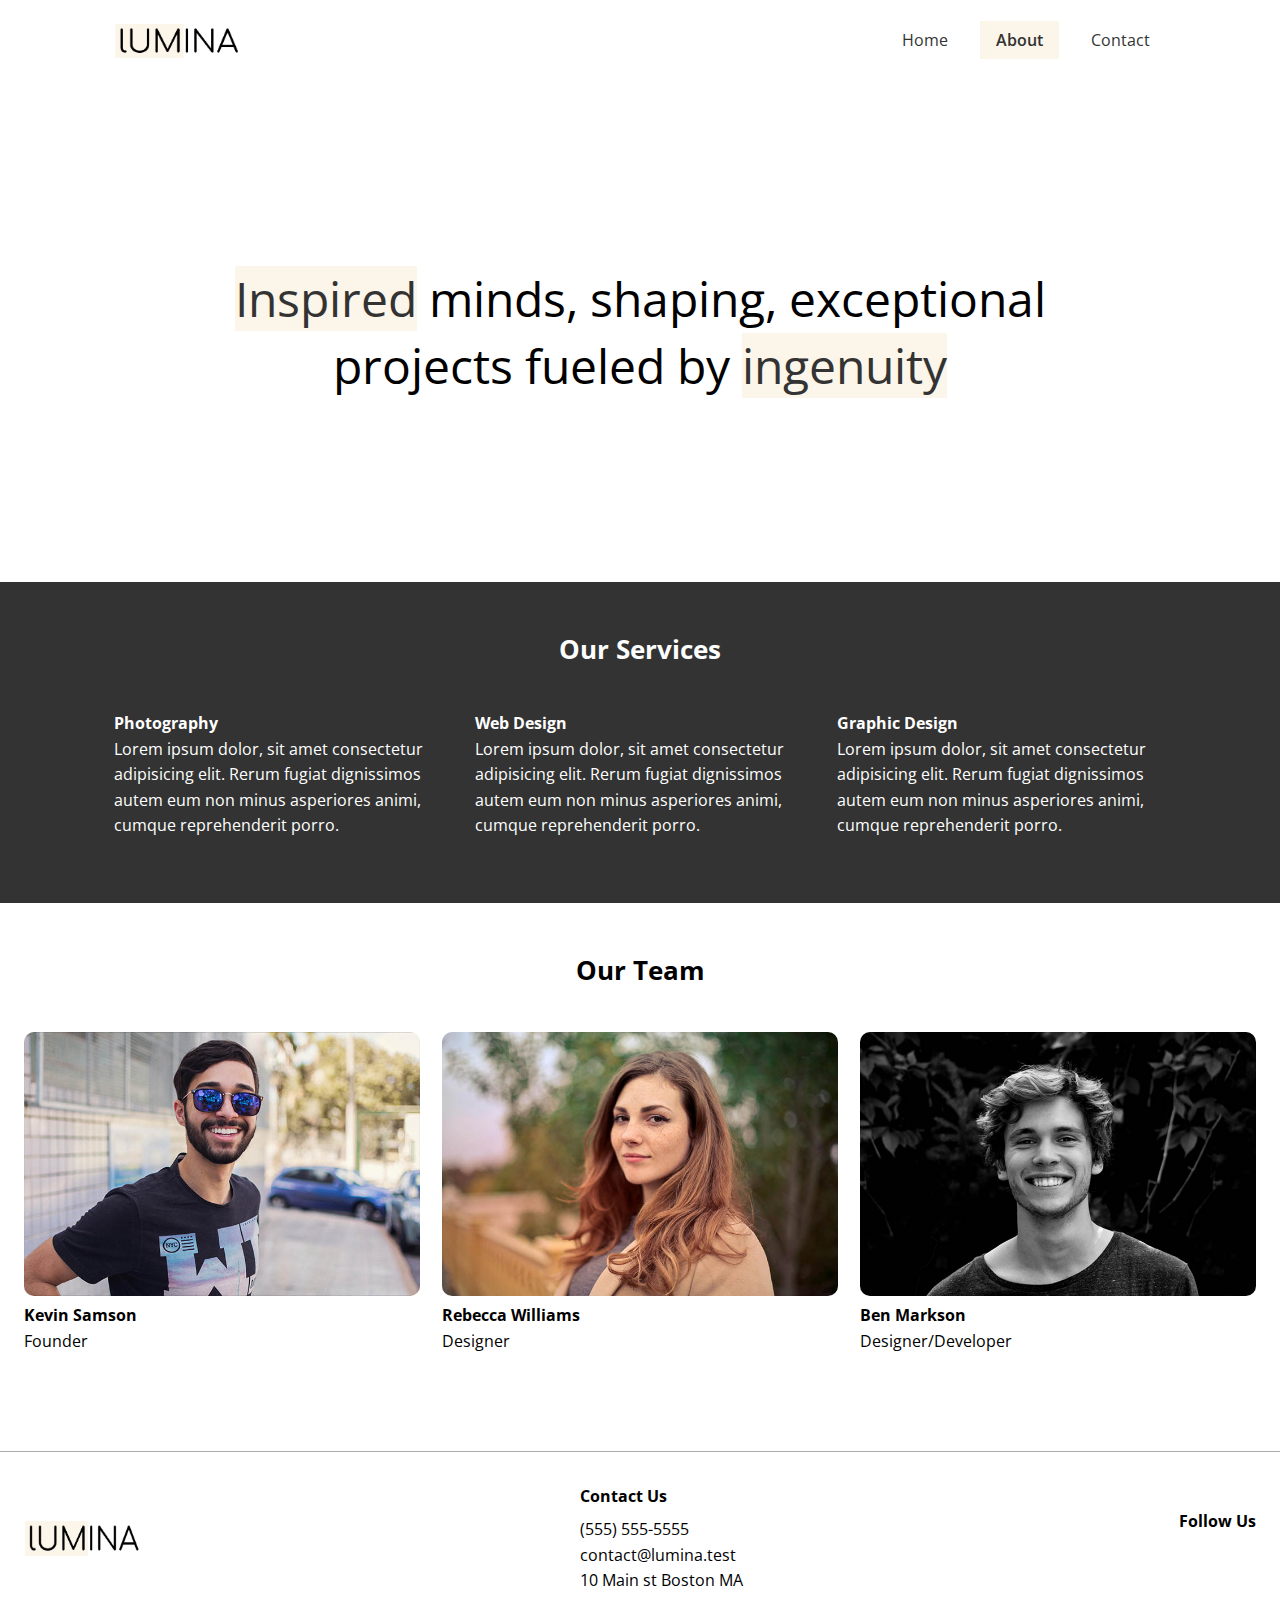
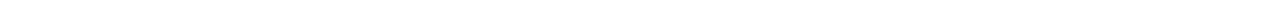
<file: about.html>
<!DOCTYPE html>
<html lang="en">
  <head>
    <meta charset="UTF-8" />
    <meta name="viewport" content="width=device-width, initial-scale=1.0" />
    <link rel="preconnect" href="https://fonts.googleapis.com" />
    <link rel="preconnect" href="https://fonts.gstatic.com" crossorigin />
    <link
      href="https://fonts.googleapis.com/css2?family=Open+Sans:ital,wght@0,300..800;1,300..800&display=swap"
      rel="stylesheet"
    />
    <link rel="stylesheet" href="https://cdnjs.cloudflare.com/ajax/libs/font-awesome/6.5.2/css/all.min.css" integrity="sha512-SnH5WK+bZxgPHs44uWIX+LLJAJ9/2PkPKZ5QiAj6Ta86w+fsb2TkcmfRyVX3pBnMFcV7oQPJkl9QevSCWr3W6A==" crossorigin="anonymous" referrerpolicy="no-referrer" />
    <link rel="stylesheet" href="/css/style.css" />
    <link rel="icon" href="/images/favicon.ico" />
    <title>About |  Lumina</title>
  </head>
  <body>
    <header class="header">
      <div class="container header-flex">
        <img src="/images/logo.png" alt="Lumina Creative" class="logo" />
        <ul class="main-menu">
          <li><a href="index.html">Home</a></li>
          <li><a class="current" href="about.html">About</a></li>
          <li><a href="contact.html">Contact</a></li>
        </ul>
      </div>
    </header>
    <section class="hero">
      <div class="container container-sm">
        <h2>
          <span class="bg-primary">Inspired</span>
          minds, shaping, exceptional projects fueled by <span class="bg-primary">ingenuity</span>
        </h2>
      </div>
    </section>
    
    <section class="services bg-dark">
        <div class="container">
            <h2 class="section-heading">Our Services</h2>
            <div class="services-flex">
                <div class="services-item">
                    <h4>Photography</h4>
                    <p>Lorem ipsum dolor, sit amet consectetur adipisicing elit. Rerum fugiat dignissimos autem eum non minus asperiores animi, cumque reprehenderit porro.</p>
                </div>
                <div class="services-item">
                    <h4>Web Design</h4>
                    <p>Lorem ipsum dolor, sit amet consectetur adipisicing elit. Rerum fugiat dignissimos autem eum non minus asperiores animi, cumque reprehenderit porro.</p>
                </div>
                <div class="services-item">
                    <h4>Graphic Design</h4>
                    <p>Lorem ipsum dolor, sit amet consectetur adipisicing elit. Rerum fugiat dignissimos autem eum non minus asperiores animi, cumque reprehenderit porro.</p>
                </div>
            </div>
        </div>
    </section>

    <section class="team">
        <div class="container container-lg">
            <h2 class="section-heading">Our Team</h2>
            <div class="team-flex">
                <div class="team-item">
                    <img src="/images/team1.jpg" alt="Team Member">
                    <h4>Kevin Samson</h4>
                    <p>Founder</p>
                </div>
                <div class="team-item">
                    <img src="/images/team2.jpg" alt="Team Member">
                    <h4>Rebecca Williams</h4>
                    <p>Designer</p>
                </div>
                <div class="team-item">
                    <img src="/images/team3.jpg" alt="Team Member">
                    <h4>Ben Markson</h4>
                    <p>Designer/Developer</p>
                </div>
            </div>
        </div>
    </section>

    <footer class="footer">
      <div class="container-footer footer-flex">
        <img src="/images/logo.png" alt="Lumina Creative">
        <div>
          <h4>Contact Us</h4>
          <ul>
            <li>(555) 555-5555</li>
            <li>contact@lumina.test</li>
            <li>10 Main st Boston MA</li>
          </ul>
        </div>
        

        <div>
          <h4>Follow Us</h4>
          <a href="#"><i class="fab fa-facebook  fa-2x"></i></a>
          <a href="#"><i class="fab fa-twitter  fa-2x"></i></a>
          <a href="#"><i class="fab fa-instagram  fa-2x"></i></a>
          <a href="#"><i class="fab fa-pinterest  fa-2x"></i></a>
          <a href="#"><i class="fab fa-tumblr fa-2x"></i></a>
        </div>
      </div>
    </footer>
  </body>
</html>
</file>
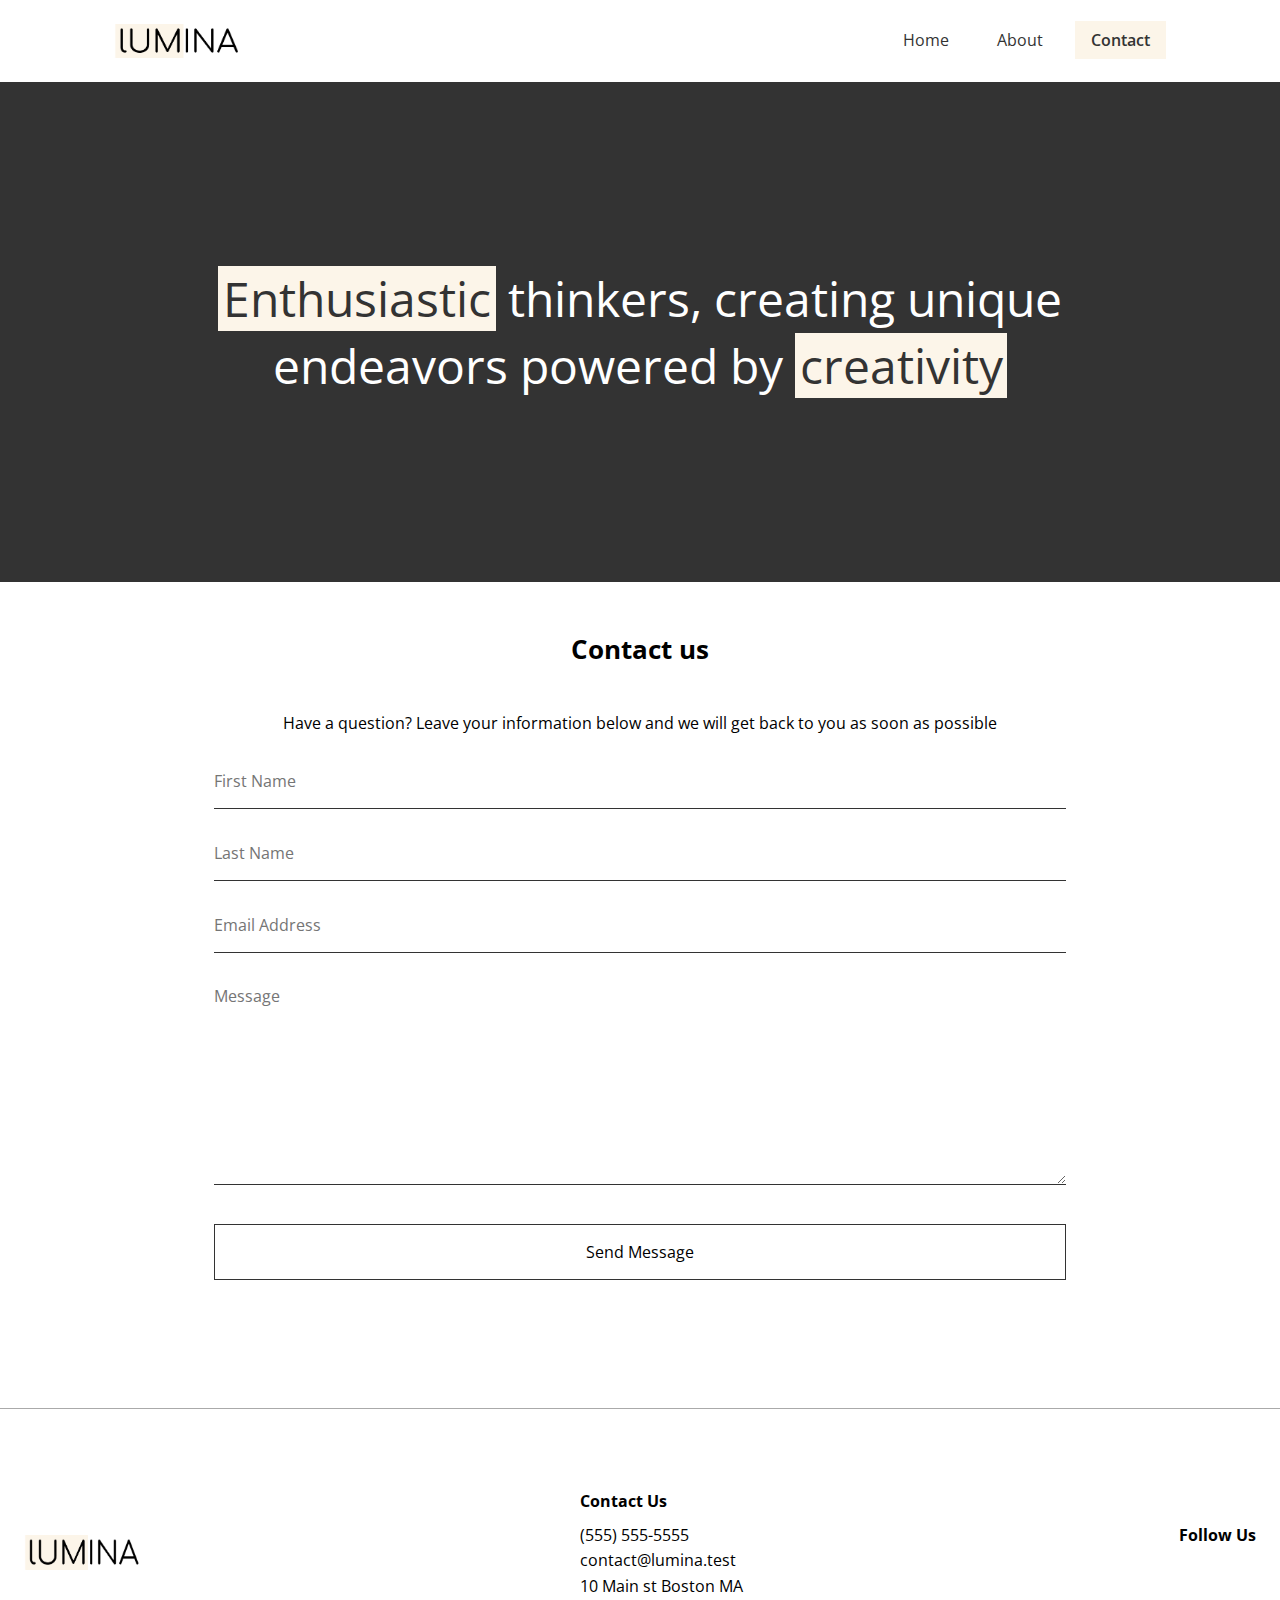
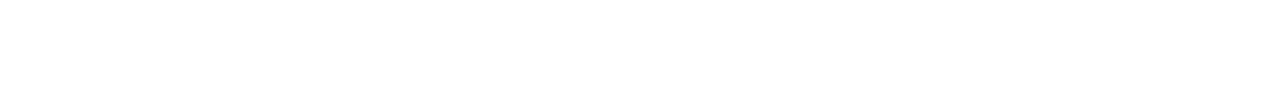
<file: contact.html>
<!DOCTYPE html>
<html lang="en">
  <head>
    <meta charset="UTF-8" />
    <meta name="viewport" content="width=device-width, initial-scale=1.0" />
    <meta name="netlify" content="true">
    <link rel="preconnect" href="https://fonts.googleapis.com" />
    <link rel="preconnect" href="https://fonts.gstatic.com" crossorigin />
    <link
      href="https://fonts.googleapis.com/css2?family=Open+Sans:ital,wght@0,300..800;1,300..800&display=swap"
      rel="stylesheet"
    />
    <link rel="stylesheet" href="https://cdnjs.cloudflare.com/ajax/libs/font-awesome/6.5.2/css/all.min.css" integrity="sha512-SnH5WK+bZxgPHs44uWIX+LLJAJ9/2PkPKZ5QiAj6Ta86w+fsb2TkcmfRyVX3pBnMFcV7oQPJkl9QevSCWr3W6A==" crossorigin="anonymous" referrerpolicy="no-referrer" />
    <link rel="stylesheet" href="/css/style.css" />
    <link rel="icon" href="/images/favicon.ico" />
    <title>Contact |  Lumina</title>
  </head>
  <body>
    <header class="header">
      <div class="container header-flex">
        <img src="/images/logo.png" alt="Lumina Creative" class="logo" />
        <ul class="main-menu">
          <li><a href="index.html">Home</a></li>
          <li><a href="about.html">About</a></li>
          <li><a class="current" href="contact.html">Contact</a></li>
        </ul>
      </div>
    </header>
    <section class="hero bg-dark">
      <div class="container container-sm">
        <h2>
          <span class="bg-primary">Enthusiastic</span>
          thinkers, creating unique endeavors powered by <span class="bg-primary">creativity</span>
        </h2>
      </div>
    </section>
    
    <section class="contact">
        <div class="container container-sm">
            <h2 class="section-heading">Contact  us</h2>
            <p>Have a question? Leave your information below and we will get back to you as soon as possible</p>
            <form name="contact" netlify>
                <div class="form-group">
                    <label for="first-name" class="visually-hidden">First Name</label>
                    <input type="text" id="first-name" name="first-name" placeholder="First Name">
                </div>
                <div class="form-group">
                    <label for="last-name" class="visually-hidden">Last Name</label>
                    <input type="text" id="last-name" name="last-name" placeholder="Last Name">
                </div>  
                <div class="form-group">
                    <label for="email" class="visually-hidden">Email Address</label>
                    <input type="text" id="email" name="email" placeholder="Email Address">
                </div>  
                <div class="form-group">
                    <label for="message" class="visually-hidden">Message</label>
                    <textarea id="message" name="message" placeholder="Message"></textarea>
  
                <div class="form-group">
                    <button type="submit" class="btn">Send Message</button>
                </div> 
            </form> 
        </div>
    </section>
   
    <footer class="footer">
      <div class="container-footer footer-flex">
        <img src="/images/logo.png" alt="Lumina Creative">
        <div class="contact">
          <h4>Contact Us</h4>
          <ul>
            <li>(555) 555-5555</li>
            <li>contact@lumina.test</li>
            <li>10 Main st Boston MA</li>
          </ul>
        </div>
        

        <div class="social">
          <h4>Follow Us</h4>
          <a href="#"><i class="fab fa-facebook  fa-2x"></i></a>
          <a href="#"><i class="fab fa-twitter  fa-2x"></i></a>
          <a href="#"><i class="fab fa-instagram  fa-2x"></i></a>
          <a href="#"><i class="fab fa-pinterest  fa-2x"></i></a>
          <a href="#"><i class="fab fa-tumblr fa-2x"></i></a>
        </div>
      </div>
    </footer>
  </body>
</html>
</file>
<file: css/style.css>
* {
  margin: 0;
  padding: 0;
  box-sizing: border-box;
}

:root {
  --primary-color: #fcf5e9;
  --dark-color: #333;
  --container-normal: 1100px;
  --container-wide: 1100px;
  --container-narrow: 900px;
}

body {
  font-family: "Open Sans", sans-serif;
  line-height: 1.6;
}

a {
  text-decoration: none;
  color: #333;
}

ul {
  list-style: none;
}

img {
  max-width: 100%;
}

/* Container */

.container {
  max-width: var(--container-normal);
  margin: 0 auto;
  padding: 0 1.5rem;
}

.container-lg {
  max-width: var(--container-large);
}

.container-sm {
  max-width: var(--container-narrow);
}

/* Utility Classes */
.bg-primary {
  background: var(--primary-color);
  color: #333;
}

.bg-dark {
  background: var(--dark-color);
  color: #fff;
}

.bg-dark .bg-primary {
  padding: 0 0.3rem;
}

.btn {
  display: inline-block;
  padding: 1rem 2rem;
  border: 1px solid #333;
  background: transparent;
  font-family: inherit;
  font-size: inherit;
  cursor: pointer;
}

.btn:hover {
  background: #333;
  color: #fff;
}

.section-heading {
  font-size: 1.6rem;
  text-align: center;
  margin-bottom: 40px;
}

.visually-hidden {
  clip: rect(0 0 0 0);
  clip-path: inset(50%);
  height: 1px;
  overflow: hidden;
  position: absolute;
  white-space: nowrap;
  width: 1px;
}

/* Header */
.header {
  margin: 1.5rem auto;
}

.header .logo {
  width: 130px;
}

.header .header-flex {
  display: flex;
  justify-content: space-between;
  align-items: center;
}

.header .main-menu {
  display: flex;
  gap: 1rem;
}

.header .main-menu a {
  padding: 0.5rem 1rem;
}


.header .main-menu a:hover {
  padding: 0.5rem 1rem;
  background: var(--primary-color);
}

.current {
  background: var(--primary-color);
  font-weight: 600;
}

/* Hero */
.hero {
  height: 500px;
  display: flex;
  justify-content: center;
  align-items: center;
  text-align: center;
}

.hero h2 {
  font-size: 3rem;
  line-height: 1.4;
  font-weight: normal;
}

.gallery-flex {
  display: flex;
  flex-wrap: wrap;
  gap: 20px;
}

.gallery-item {
  width: calc(33.333% - 20px);
  justify-content: center;
  border-radius: 8px;
}

.gallery-item img {
  border-radius: 10px;
}

.gallery-item:hover {
  opacity: 0.9;
}

/*Footer*/

.footer {
  border-top: 1px solid #aaa;
  padding: 2rem 1.5rem;
  margin-top: 2rem;
}

.footer .footer-flex {
  display: flex;
  justify-content: space-between;
  align-items: center;
}

.footer img {
  width: 120px;
  height: 35px;
}

.footer h4 {
  font-size: 1rem;
  margin-bottom: 0.5rem;
}

.footer a {
  margin: 0.2rem;
}

/* Services */
.services {
  padding: 3rem 0 4rem;
}

.services-flex {
  display: flex;
  gap: 2rem;
}

.service-item h4 {
  font-size: 1.1rem;
  margin-bottom: 0.7rem;
}

/* Team */
.team {
  padding: 3rem 0 4rem;
}

.team-flex {
  display: flex;
  gap: 1.4rem;
}

.team img {
  border-radius: 10px;
}

/* Contact */

.contact {
  padding: 3rem 0 4rem;
}

.contact p {
  text-align: center; 
  margin-bottom: 2rem;
}

.form-group {
  margin: 2rem 0;
}

.contact input,
.contact textarea {
  border: none;
  border-bottom: 1px #333 solid;
  width: 100%;
  font-family: inherit;
  font-size: inherit;
  padding-bottom: 1rem;
}

.contact textarea {
  height: 200px;
}

.contact input:focus,
.contact textarea:focus {
  outline: 0;
}

.contact button {
  width: 100%;
}

/* Media Queries */
@media (max-width: 768px) {
  .header .header-flex,
  .footer .footer-flex,
  .services .services-flex,
  .team .team-flex {
    flex-direction: column;
    gap: 1.5rem;
  }

  .hero {
    height: 300px;
  }

  .hero h2 { 
    font-size: 1.8rem;
  }

  .gallery-item {
    width: calc(50% - 20px);
  }

  .footer .footer-flex {
    text-align: center;
  }
}
</file>
